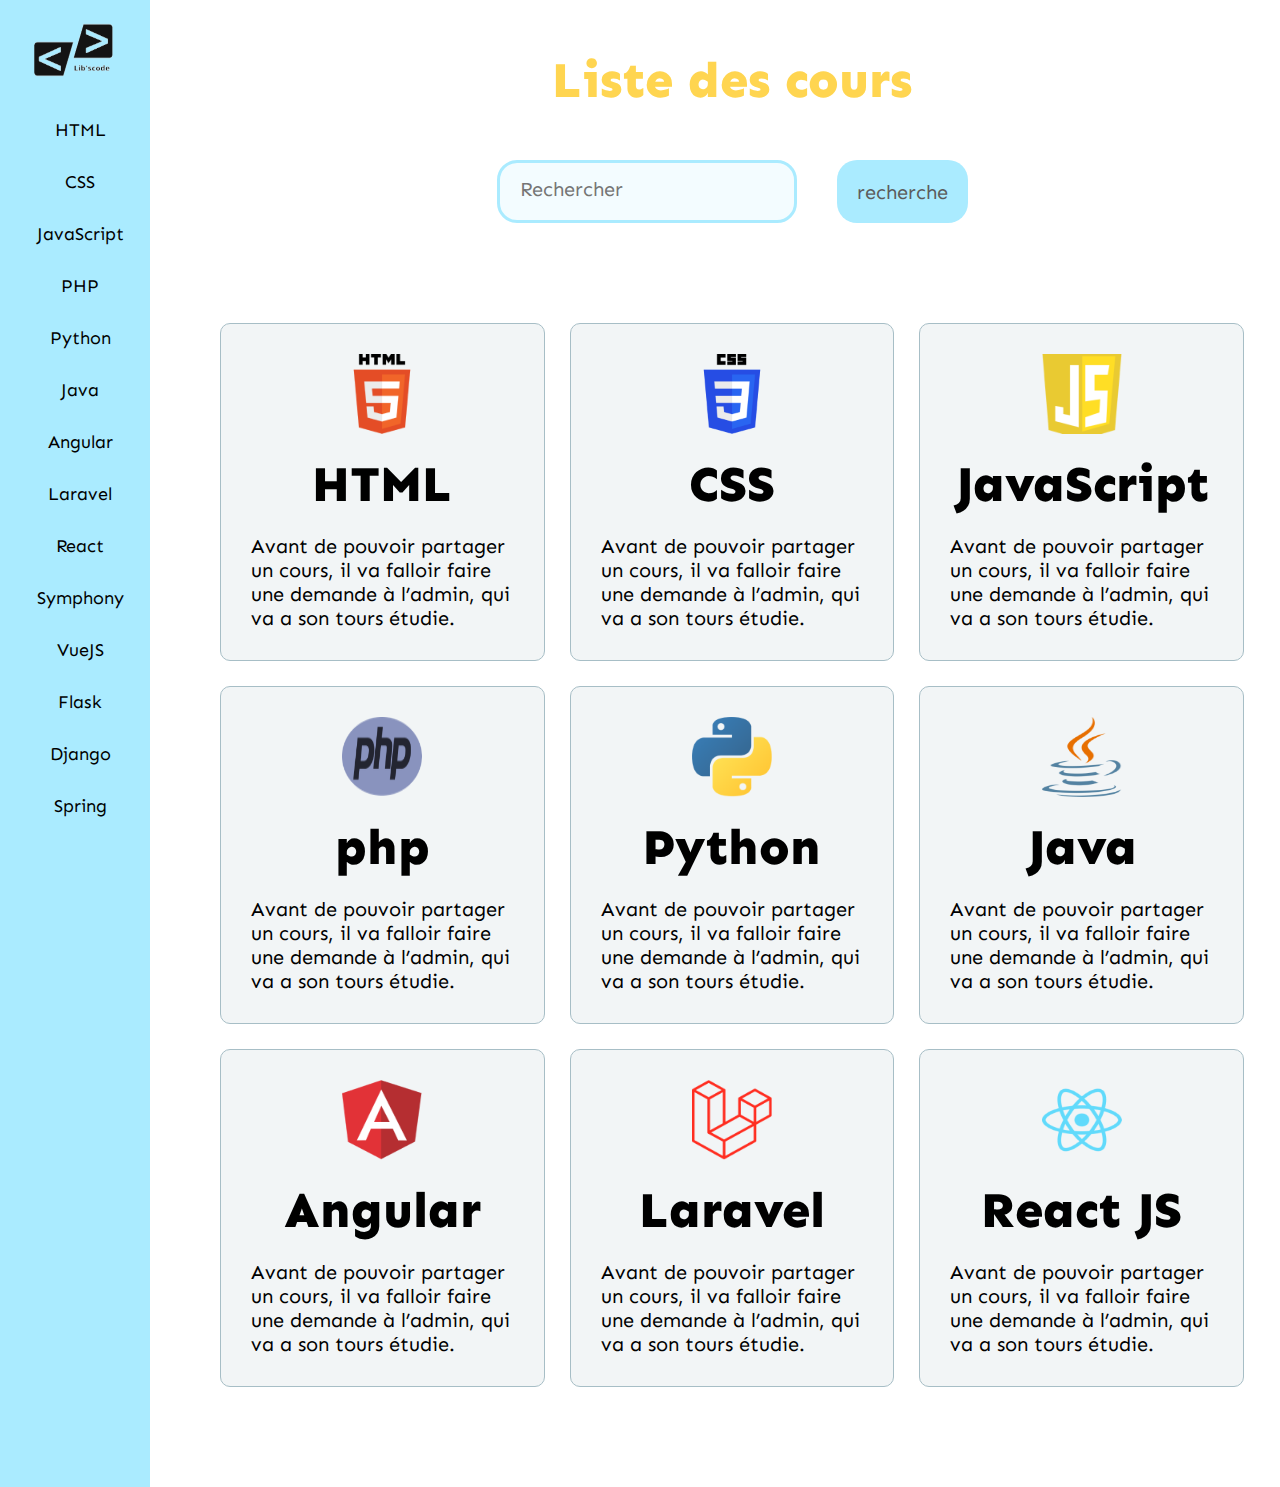
<file: assets/html/allcours.html>
<!DOCTYPE html>
<html lang="en">
<head>
    <meta charset="UTF-8">
    <meta name="viewport" content="width=device-width, initial-scale=1.0">
    <title>Tous les cours</title>
    <link rel="preconnect" href="https://fonts.googleapis.com">
    <link rel="preconnect" href="https://fonts.gstatic.com" crossorigin>
    <link href="https://fonts.googleapis.com/css2?family=Sen:wght@400..800&display=swap" rel="stylesheet">
    <link rel="stylesheet" href="/assets/css/allcours.css">
    <script src="/assets/js/allcours.js" defer></script>
</head>
<body>
   <aside>
    <a href="/assets/html/home.html" class="link_logo"><img src="/images/logo2.png" alt="" class="logo"></a>
    <button id="cours1">HTML</button>
    <button id="cours2">CSS</button>
    <button id="cours3">JavaScript</button>
    <button id="cours4">PHP</button>
    <button id="cours5">Python</button>
    <button id="cours6">Java</button>
    <button id="cours7">Angular</button>
    <button id="cours8">Laravel</button>
    <button id="cours9">React</button>
    <button id="cours10">Symphony</button>
    <button id="cours11">VueJS</button>
    <button id="cours12">Flask</button>
    <button id="cours13">Django</button>
    <button id="cours14">Spring</button>
   </aside> 
    <div class="container"> 
        <h1 class="titre_section2">Liste des cours</h1>  
        <section id="section1">
            <input type="search" name="search" id="search" placeholder="Rechercher">
            <button id="btnsearch">recherche</button>
        </section>
        <section id="section2">
            <a href="/assets/html/cours.html" id="htmlLink">
                <div id="html">
                    <img src="/images/html.png" class="image_div_section2" alt="">
                    <h1 class="titre_div_section2">HTML</h1>
                    <p class="texte_div_section2">
                        Avant de pouvoir partager un cours, il va falloir faire une demande à l’admin, qui va
                         a son tours étudie.
                    </p>
                </div>
            </a>
            <a href="/assets/html/cours.html" id="cssLink">
                <div id="css">
                    <img src="/images/css.png" class="image_div_section2" alt="">
                    <h1 class="titre_div_section2">CSS</h1>
                    <p class="texte_div_section2">
                        Avant de pouvoir partager un cours, il va falloir faire une demande à l’admin, qui va
                         a son tours étudie.
                    </p>
                </div>
            </a>
            <a href="/assets/html/cours.html" id="jsLink">
                <div id="js">
                    <img src="/images/js.png" class="image_div_section2" alt="">
                    <h1 class="titre_div_section2">JavaScript</h1>
                    <p class="texte_div_section2">
                        Avant de pouvoir partager un cours, il va falloir faire une demande à l’admin, qui va
                         a son tours étudie.
                    </p>
                </div>
            </a>
            <a href="/assets/html/cours.html" id="phpLink">
                <div id="php">
                    <img src="/images/php.png" class="image_div_section2" alt="">
                    <h1 class="titre_div_section2">php</h1>
                    <p class="texte_div_section2">
                        Avant de pouvoir partager un cours, il va falloir faire une demande à l’admin, qui va
                         a son tours étudie.
                    </p>
                </div>
            </a>
            <a href="/assets/html/cours.html" id="pythonLink">
                <div id="python">
                    <img src="/images/python.png" class="image_div_section2" alt="">
                    <h1 class="titre_div_section2">Python</h1>
                    <p class="texte_div_section2">
                        Avant de pouvoir partager un cours, il va falloir faire une demande à l’admin, qui va
                         a son tours étudie.
                    </p>
                </div>
            </a>
            <a href="/assets/html/cours.html" id="javaLink">
                <div id="java">
                    <img src="/images/java.png" class="image_div_section2" alt="">
                    <h1 class="titre_div_section2">Java</h1>
                    <p class="texte_div_section2">
                        Avant de pouvoir partager un cours, il va falloir faire une demande à l’admin, qui va
                         a son tours étudie.
                    </p>
                </div>
            </a>
            <a href="/assets/html/cours.html" id="angularLink">
                <div id="angular">
                    <img src="/images/angular.png" class="image_div_section2" alt="">
                    <h1 class="titre_div_section2">Angular</h1>
                    <p class="texte_div_section2">
                        Avant de pouvoir partager un cours, il va falloir faire une demande à l’admin, qui va
                         a son tours étudie.
                    </p>
                </div>
            </a>
            <a href="/assets/html/cours.html" id="laravelLink">
                <div id="laravel">
                    <img src="/images/lavarel.png" class="image_div_section2" alt="">
                    <h1 class="titre_div_section2">Laravel</h1>
                    <p class="texte_div_section2">
                        Avant de pouvoir partager un cours, il va falloir faire une demande à l’admin, qui va
                         a son tours étudie.
                    </p>
                </div>
            </a>
            <a href="/assets/html/cours.html" id="reactjsLink">
                <div id="reactjs">
                        <img src="/images/reat_js.png" class="image_div_section2" alt="">
                        <h1 class="titre_div_section2">React JS</h1>
                        <p class="texte_div_section2">
                            Avant de pouvoir partager un cours, il va falloir faire une demande à l’admin, qui va
                            a son tours étudie.
                        </p>
                </div>
            </a>
        </section>
    </div>
</body>
</html>
</file>
<file: assets/css/allcours.css>
*{
    background-color: #fff;
    font-family: "Sen", sans-serif;
    margin: 0;
    padding: 0
}
body{
    display: flex;
    gap: 40px;
}

/* Aside */
aside{
    background-color: #AAEBFF;
    /* height: 137vh; */
    width: 150px;
    display: flex;
    flex-direction: column;

}
.logo{
    background-color: transparent;
    width: 100px;
    height: 100px;
    margin: 0 auto;
}
.link_logo{
    background-color: transparent;
    margin: 0 auto;
}
#cours1,#cours2,#cours3,#cours4,#cours5,
#cours6,#cours7,#cours8,#cours9,#cours10,
#cours11,#cours12,#cours13,#cours14{
    background-color: transparent;
    padding: 15px;
    border: none;
    width: 160px;
    font-size: 18px;
}
#cours1:hover,#cours2:hover,#cours3:hover,
#cours4:hover,#cours5:hover,#cours6:hover,
#cours7:hover,#cours8:hover,#cours9:hover,
#cours10:hover,#cours11:hover,#cours12:hover,
#cours13:hover,#cours14:hover{
    background-color: #FFD550;
    padding: 15px;
    border: none;
    width: 160px;
}

/* Section */
.container{
    width: 80%;
    margin: 50px 30px;
    display: flex;
    flex-direction: column;
    gap: 50px;
}
.titre_section2{
    color: #FFD550;
    font-weight: 800;
    margin: 0 auto;
    font-size: 50px;
}
#htmlLink,#cssLink,#jsLink,#phpLink,
#pythonLink,#javaLink,#angularLink,
#laravelLink,#reactjsLink{
    display: block;
    text-decoration: none;
    color: black;
}
.cours_link:hover{
    background-color: #A7BEC6;
    border-radius: 10px;
}
/* Section 1 */
#section1{
    display: flex;
    margin: 0 auto;
    gap: 40px;
}
#search{
    width: 300px;
    padding: 20px;
    background-color: #F3FCFF;
    border: 3px solid #AAEBFF;
    border-radius: 20px;
}
#search::placeholder{
    font-size: 20px;
}
#btnsearch{
    background-color: #AAEBFF;
    padding: 10px 20px;
    border: none;
    border-radius: 20px;
    font-size: 20px;
    color: #5C5C5C;
}
#btnsearch:active{
    color: black;
}

/* Section 2 */
#section2{
    margin: 50px auto;
    display: grid;
    grid-template-columns: repeat(3, 1fr);
    width: 100%;
    gap: 25px;
}

#html, #css, #js, #php, #python, #java, #angular,
#laravel, #reactjs{
    background-color: #a7bec627;
    border: 1px solid #A7BEC6;
    border-radius: 10px;
    /* height: 400px; */
    padding: 30px;
    display: flex;
    gap: 20px;
    flex-direction: column;
    justify-content: center;
}
.titre_div_section2{
    background-color: transparent;
    font-size: 50px;
    margin: 0 auto;
    font-weight: 800;
    /* margin-left: 50px;
    margin-top: 20px;
    margin-bottom: 30px; */
    display: flex;
    justify-content: center;
}
.texte_div_section2{
    background-color: transparent;
    font-size: 20px;
    display: flex;
    justify-content: center;
}
.image_div_section2{
    background-color: transparent;
    height: 80px;
    width: 80px;
    margin: 0 auto;
}

.display{
    visibility: visible;
}
.hidden{
    visibility: hidden;
}

@media (max-width: 700px){
    
    aside{
        display: none;
    }
    #section1{
        margin-right: 50px;
        display: flex;
        gap: 8px;
    }
    #section2{
        margin: 50px auto;
        display: flex;
        flex-wrap: wrap;
        gap: 25px;
    }

}
</file>
